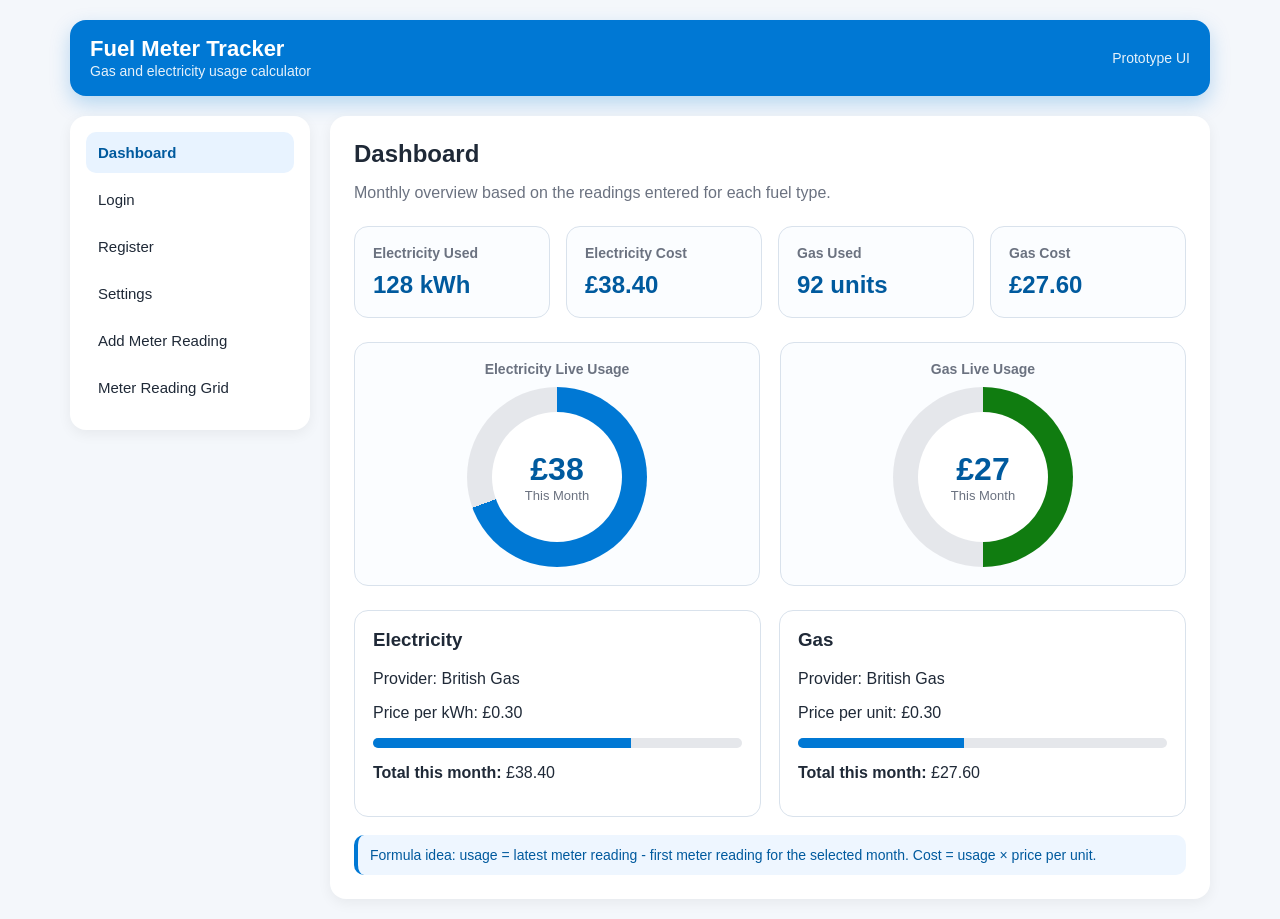
<file: Prototype/fuel_meter_app_prototype_v2.html>
<!DOCTYPE html>
<html lang="en">
<head>
  <meta charset="UTF-8" />
  <meta name="viewport" content="width=device-width, initial-scale=1.0" />
  <title>Fuel Meter Tracker Prototype</title>
  <style>
    :root {
      --primary: #0078d4;
      --primary-dark: #005a9e;
      --bg: #f4f7fb;
      --card: #ffffff;
      --text: #1f2937;
      --muted: #6b7280;
      --border: #d9e2ec;
      --success: #107c10;
      --warning: #ffb900;
      --danger: #d13438;
    }

    * {
      box-sizing: border-box;
    }

    body {
      margin: 0;
      font-family: Arial, Helvetica, sans-serif;
      background: var(--bg);
      color: var(--text);
    }

    .app-shell {
      max-width: 1180px;
      margin: 0 auto;
      padding: 20px;
    }

    .topbar {
      background: var(--primary);
      color: #fff;
      padding: 16px 20px;
      border-radius: 16px;
      display: flex;
      justify-content: space-between;
      align-items: center;
      margin-bottom: 20px;
      box-shadow: 0 8px 20px rgba(0, 120, 212, 0.25);
    }

    .topbar h1 {
      font-size: 22px;
      margin: 0;
    }

    .topbar span {
      font-size: 14px;
      opacity: 0.9;
    }

    .layout {
      display: grid;
      grid-template-columns: 240px 1fr;
      gap: 20px;
    }

    .sidebar {
      background: var(--card);
      border-radius: 16px;
      padding: 16px;
      box-shadow: 0 4px 14px rgba(0,0,0,0.06);
      height: fit-content;
    }

    .nav-button {
      width: 100%;
      border: none;
      background: transparent;
      color: var(--text);
      padding: 12px;
      text-align: left;
      border-radius: 10px;
      cursor: pointer;
      font-size: 15px;
      margin-bottom: 6px;
    }

    .nav-button:hover,
    .nav-button.active {
      background: #e8f3ff;
      color: var(--primary-dark);
      font-weight: bold;
    }

    .screen {
      display: none;
      background: var(--card);
      border-radius: 16px;
      padding: 24px;
      box-shadow: 0 4px 14px rgba(0,0,0,0.06);
    }

    .screen.active {
      display: block;
    }

    .screen h2 {
      margin-top: 0;
      margin-bottom: 6px;
      font-size: 24px;
    }

    .screen-subtitle {
      color: var(--muted);
      margin-bottom: 24px;
    }

    .form-grid {
      display: grid;
      grid-template-columns: repeat(2, minmax(0, 1fr));
      gap: 16px;
    }

    .form-group {
      display: flex;
      flex-direction: column;
      gap: 6px;
    }

    label {
      font-size: 14px;
      font-weight: bold;
    }

    input,
    select {
      border: 1px solid var(--border);
      border-radius: 10px;
      padding: 12px;
      font-size: 15px;
      width: 100%;
    }

    .button-row {
      display: flex;
      gap: 12px;
      margin-top: 22px;
      flex-wrap: wrap;
    }

    .btn {
      border: none;
      border-radius: 10px;
      padding: 12px 18px;
      font-size: 15px;
      cursor: pointer;
      font-weight: bold;
    }

    .btn-primary {
      background: var(--primary);
      color: #fff;
    }

    .btn-secondary {
      background: #e5e7eb;
      color: var(--text);
    }

    .summary-grid {
      display: grid;
      grid-template-columns: repeat(4, minmax(0, 1fr));
      gap: 16px;
      margin-bottom: 24px;
    }

    .summary-card {
      border: 1px solid var(--border);
      border-radius: 14px;
      padding: 18px;
      background: #fbfdff;
    }

    .summary-card h3 {
      margin: 0 0 10px 0;
      font-size: 14px;
      color: var(--muted);
    }

    .summary-card strong {
      font-size: 24px;
      color: var(--primary-dark);
    }

    .fuel-cards {
      display: grid;
      grid-template-columns: repeat(2, minmax(0, 1fr));
      gap: 18px;
    }

    .fuel-card {
      border: 1px solid var(--border);
      border-radius: 14px;
      padding: 18px;
    }

    .fuel-card h3 {
      margin-top: 0;
    }

    .progress-wrap {
      height: 10px;
      background: #e5e7eb;
      border-radius: 999px;
      overflow: hidden;
      margin: 12px 0;
    }

    .progress {
      height: 100%;
      background: var(--primary);
    }

    table {
      width: 100%;
      border-collapse: collapse;
      margin-top: 16px;
    }

    th,
    td {
      border-bottom: 1px solid var(--border);
      padding: 12px;
      text-align: left;
      font-size: 14px;
    }

    th {
      background: #f8fafc;
      color: var(--muted);
    }

    .badge {
      display: inline-block;
      padding: 4px 8px;
      border-radius: 999px;
      font-size: 12px;
      font-weight: bold;
    }

    .badge-electricity {
      background: #fff4ce;
      color: #8a6d00;
    }

    .badge-gas {
      background: #dff6dd;
      color: #107c10;
    }

    .auth-wrapper {
      max-width: 480px;
      margin: 0 auto;
    }

    .note {
      background: #eef6ff;
      border-left: 4px solid var(--primary);
      padding: 12px;
      border-radius: 10px;
      margin-top: 18px;
      color: var(--primary-dark);
      font-size: 14px;
    }

    @media (max-width: 850px) {
      .layout {
        grid-template-columns: 1fr;
      }

      .sidebar {
        display: grid;
        grid-template-columns: repeat(2, minmax(0, 1fr));
        gap: 8px;
      }

      .summary-grid,
      .fuel-cards,
      .form-grid {
        grid-template-columns: 1fr;
      }
    }
  </style>
</head>
<body>
  <div class="app-shell">
    <header class="topbar">
      <div>
        <h1>Fuel Meter Tracker</h1>
        <span>Gas and electricity usage calculator</span>
      </div>
      <span>Prototype UI</span>
    </header>

    <div class="layout">
      <aside class="sidebar">
        <button class="nav-button active" onclick="showScreen('dashboard', this)">Dashboard</button>
        <button class="nav-button" onclick="showScreen('login', this)">Login</button>
        <button class="nav-button" onclick="showScreen('register', this)">Register</button>
        <button class="nav-button" onclick="showScreen('settings', this)">Settings</button>
        <button class="nav-button" onclick="showScreen('reading', this)">Add Meter Reading</button>
        <button class="nav-button" onclick="showScreen('grid', this)">Meter Reading Grid</button>
      </aside>

      <main>
        <section id="dashboard" class="screen active">
          <h2>Dashboard</h2>
          <p class="screen-subtitle">Monthly overview based on the readings entered for each fuel type.</p>

          <div class="summary-grid">
            <div class="summary-card">
              <h3>Electricity Used</h3>
              <strong>128 kWh</strong>
            </div>
            <div class="summary-card">
              <h3>Electricity Cost</h3>
              <strong>£38.40</strong>
            </div>
            <div class="summary-card">
              <h3>Gas Used</h3>
              <strong>92 units</strong>
            </div>
            <div class="summary-card">
              <h3>Gas Cost</h3>
              <strong>£27.60</strong>
            </div>
          </div>

          <div style="display:grid;grid-template-columns:repeat(2,minmax(0,1fr));gap:20px;margin-bottom:24px;">
            <div class="summary-card" style="text-align:center;">
              <h3>Electricity Live Usage</h3>
              <div style="width:180px;height:180px;border-radius:50%;margin:0 auto;background:conic-gradient(var(--primary) 0deg 250deg,#e5e7eb 250deg 360deg);display:flex;align-items:center;justify-content:center;position:relative;">
                <div style="width:130px;height:130px;border-radius:50%;background:white;display:flex;flex-direction:column;align-items:center;justify-content:center;">
                  <strong style="font-size:32px;">£38</strong>
                  <span style="font-size:13px;color:var(--muted);">This Month</span>
                </div>
              </div>
            </div>

            <div class="summary-card" style="text-align:center;">
              <h3>Gas Live Usage</h3>
              <div style="width:180px;height:180px;border-radius:50%;margin:0 auto;background:conic-gradient(#107c10 0deg 180deg,#e5e7eb 180deg 360deg);display:flex;align-items:center;justify-content:center;position:relative;">
                <div style="width:130px;height:130px;border-radius:50%;background:white;display:flex;flex-direction:column;align-items:center;justify-content:center;">
                  <strong style="font-size:32px;">£27</strong>
                  <span style="font-size:13px;color:var(--muted);">This Month</span>
                </div>
              </div>
            </div>
          </div>

          <div class="fuel-cards">
            <div class="fuel-card">
              <h3>Electricity</h3>
              <p>Provider: British Gas</p>
              <p>Price per kWh: £0.30</p>
              <div class="progress-wrap"><div class="progress" style="width: 70%"></div></div>
              <p><strong>Total this month:</strong> £38.40</p>
            </div>

            <div class="fuel-card">
              <h3>Gas</h3>
              <p>Provider: British Gas</p>
              <p>Price per unit: £0.30</p>
              <div class="progress-wrap"><div class="progress" style="width: 45%"></div></div>
              <p><strong>Total this month:</strong> £27.60</p>
            </div>
          </div>

          <div class="note">
            Formula idea: usage = latest meter reading - first meter reading for the selected month. Cost = usage × price per unit.
          </div>
        </section>

        <section id="login" class="screen">
          <div class="auth-wrapper">
            <h2>Login</h2>
            <p class="screen-subtitle">User signs in to manage their readings and provider settings.</p>

            <div class="form-group">
              <label>Email address</label>
              <input type="email" placeholder="deepak@example.com" />
            </div>
            <br />
            <div class="form-group">
              <label>Password</label>
              <input type="password" placeholder="Enter password" />
            </div>

            <div class="button-row">
              <button class="btn btn-primary">Login</button>
              <button class="btn btn-secondary">Forgot Password</button>
            </div>
          </div>
        </section>

        <section id="register" class="screen">
          <div class="auth-wrapper">
            <h2>Register</h2>
            <p class="screen-subtitle">Create an account for storing daily fuel readings.</p>

            <div class="form-group">
              <label>Full name</label>
              <input type="text" placeholder="Deepak Gedia" />
            </div>
            <br />
            <div class="form-group">
              <label>Email address</label>
              <input type="email" placeholder="deepak@example.com" />
            </div>
            <br />
            <div class="form-group">
              <label>Password</label>
              <input type="password" placeholder="Create password" />
            </div>
            <br />
            <div class="form-group">
              <label>Confirm password</label>
              <input type="password" placeholder="Confirm password" />
            </div>

            <div class="button-row">
              <button class="btn btn-primary">Register</button>
            </div>
          </div>
        </section>

        <section id="settings" class="screen">
          <h2>Settings</h2>
          <p class="screen-subtitle">Configure provider, price, and monthly calculation period for each fuel type.</p>

          <div class="form-grid">
            <div class="form-group">
              <label>Provider name</label>
              <input type="text" placeholder="British Gas" />
            </div>

            <div class="form-group">
              <label>Billing month</label>
              <input type="month" />
            </div>

            <div class="form-group">
              <label>Start date</label>
              <input type="date" />
            </div>

            <div class="form-group">
              <label>End date</label>
              <input type="date" />
            </div>

            <div class="form-group">
              <label>Electricity price per kWh</label>
              <input type="number" step="0.01" placeholder="0.30" />
            </div>

            <div class="form-group">
              <label>Gas price per unit</label>
              <input type="number" step="0.01" placeholder="0.30" />
            </div>

            <div class="form-group">
              <label>Standing charge electricity</label>
              <input type="number" step="0.01" placeholder="0.50 per day" />
            </div>

            <div class="form-group">
              <label>Standing charge gas</label>
              <input type="number" step="0.01" placeholder="0.30 per day" />
            </div>
          </div>

          <div class="button-row">
            <button class="btn btn-primary">Save Settings</button>
            <button class="btn btn-secondary">Reset</button>
          </div>
        </section>

        <section id="reading" class="screen">
          <h2>Add Meter Reading</h2>
          <p class="screen-subtitle">Add one reading per fuel type per day.</p>

          <div class="form-grid">
            <div class="form-group">
              <label>Fuel type</label>
              <select>
                <option>Electricity</option>
                <option>Gas</option>
              </select>
            </div>

            <div class="form-group">
              <label>Reading date</label>
              <input type="date" />
            </div>

            <div class="form-group">
              <label>Meter reading</label>
              <input type="number" step="0.01" placeholder="51220" />
            </div>

            <div class="form-group">
              <label>Notes</label>
              <input type="text" placeholder="Optional note" />
            </div>
          </div>

          <div class="button-row">
            <button class="btn btn-primary">Add Reading</button>
            <button class="btn btn-secondary">Clear</button>
          </div>

          <div class="note">
            Example: Electricity reading on 08 May = 51192 and 12 May = 51220. Usage = 28 units.
          </div>
        </section>

        <section id="grid" class="screen">
          <h2>Meter Reading Grid</h2>
          <p class="screen-subtitle">View daily readings and calculated usage by fuel type.</p>

          <div class="form-grid">
            <div class="form-group">
              <label>Filter by fuel</label>
              <select>
                <option>All</option>
                <option>Electricity</option>
                <option>Gas</option>
              </select>
            </div>

            <div class="form-group">
              <label>Filter month</label>
              <input type="month" />
            </div>
          </div>

          <table>
            <thead>
              <tr>
                <th>Date</th>
                <th>Fuel</th>
                <th>Previous Reading</th>
                <th>Current Reading</th>
                <th>Usage</th>
                <th>Rate</th>
                <th>Estimated Cost</th>
              </tr>
            </thead>
            <tbody>
              <tr>
                <td>08 May 2026</td>
                <td><span class="badge badge-electricity">Electricity</span></td>
                <td>51192</td>
                <td>51220</td>
                <td>28 kWh</td>
                <td>£0.30</td>
                <td>£8.40</td>
              </tr>
              <tr>
                <td>09 May 2026</td>
                <td><span class="badge badge-gas">Gas</span></td>
                <td>3435</td>
                <td>3442</td>
                <td>7 units</td>
                <td>£0.30</td>
                <td>£2.10</td>
              </tr>
              <tr>
                <td>10 May 2026</td>
                <td><span class="badge badge-electricity">Electricity</span></td>
                <td>51220</td>
                <td>51231</td>
                <td>11 kWh</td>
                <td>£0.30</td>
                <td>£3.30</td>
              </tr>
            </tbody>
          </table>
        </section>
      </main>
    </div>
  </div>

  <script>
    function showScreen(screenId, button) {
      document.querySelectorAll('.screen').forEach(function(screen) {
        screen.classList.remove('active');
      });

      document.querySelectorAll('.nav-button').forEach(function(navButton) {
        navButton.classList.remove('active');
      });

      document.getElementById(screenId).classList.add('active');
      button.classList.add('active');
    }
  </script>
</body>
</html>
</file>
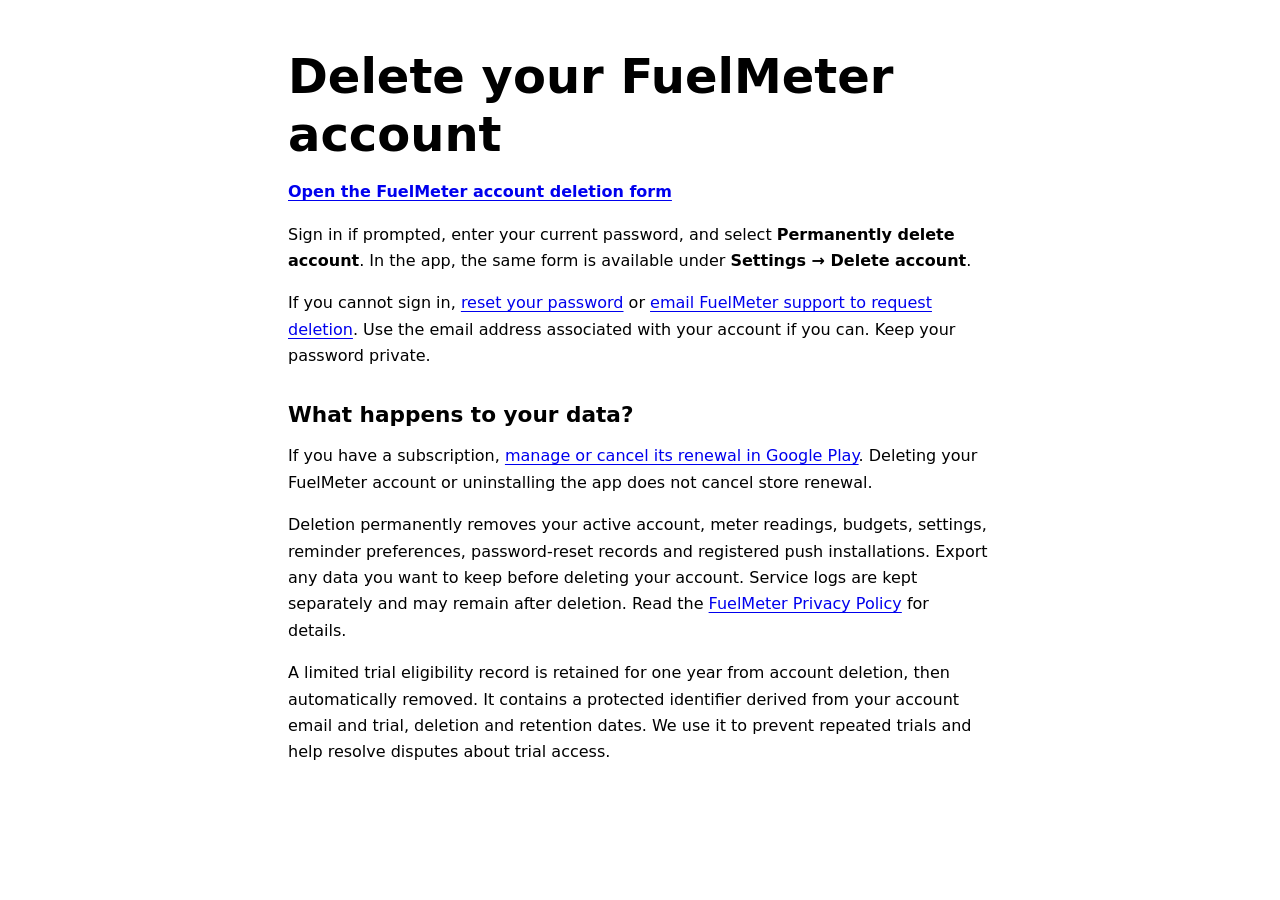
<file: FuelMeter.Components/wwwroot/account-deletion.html>
<!doctype html>
<html lang="en">
<head>
    <meta charset="utf-8">
    <meta name="viewport" content="width=device-width, initial-scale=1">
    <title>Delete Your Account | FuelMeter</title>
    <style>
        :root { color-scheme: light dark; }
        body { margin: 0; font: 1rem/1.65 system-ui, sans-serif; }
        main { max-width: 44rem; margin: auto; padding: 3rem clamp(1.25rem, 5vw, 3rem); }
        h1, h2 { line-height: 1.2; }
        h1 { margin: 0 0 1rem; font-size: clamp(2rem, 6vw, 3rem); }
        h2 { margin: 2rem 0 .75rem; font-size: 1.35rem; }
        a { text-underline-offset: .18em; }
    </style>
</head>
<body>
    <main>
        <h1>Delete your FuelMeter account</h1>
        <p><strong><a href="/delete-account">Open the FuelMeter account deletion form</a></strong></p>
        <p>Sign in if prompted, enter your current password, and select <strong>Permanently delete account</strong>. In the app, the same form is available under <strong>Settings → Delete account</strong>.</p>
        <p>If you cannot sign in, <a href="/forgot-password">reset your password</a> or <a href="mailto:support@shrijiitservices.com?subject=FuelMeter%20account%20deletion">email FuelMeter support to request deletion</a>. Use the email address associated with your account if you can. Keep your password private.</p>
        <h2>What happens to your data?</h2>
        <p>If you have a subscription, <a href="https://play.google.com/store/account/subscriptions">manage or cancel its renewal in Google Play</a>. Deleting your FuelMeter account or uninstalling the app does not cancel store renewal.</p>
        <p>Deletion permanently removes your active account, meter readings, budgets, settings, reminder preferences, password-reset records and registered push installations. Export any data you want to keep before deleting your account. Service logs are kept separately and may remain after deletion. Read the <a href="privacy-policy.html">FuelMeter Privacy Policy</a> for details.</p>
        <p>A limited trial eligibility record is retained for one year from account deletion, then automatically removed. It contains a protected identifier derived from your account email and trial, deletion and retention dates. We use it to prevent repeated trials and help resolve disputes about trial access.</p>
    </main>
</body>
</html>
</file>
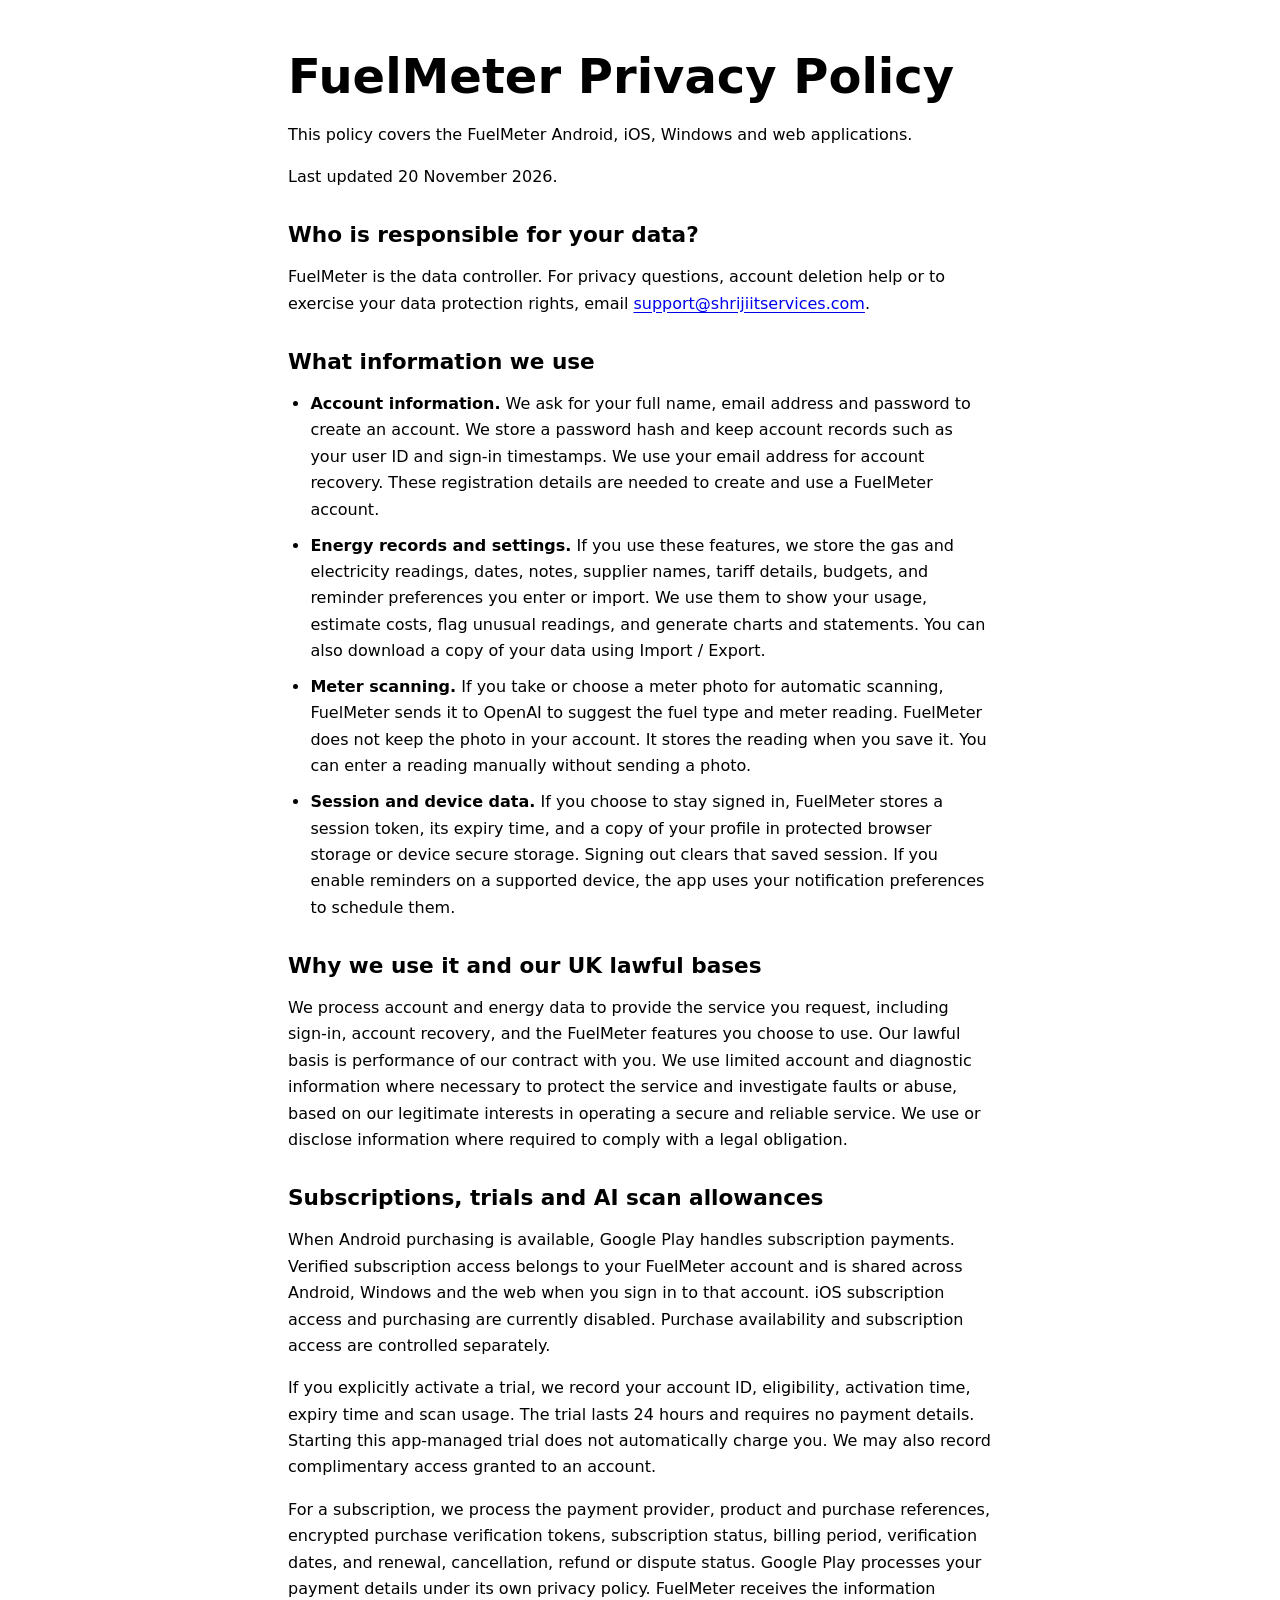
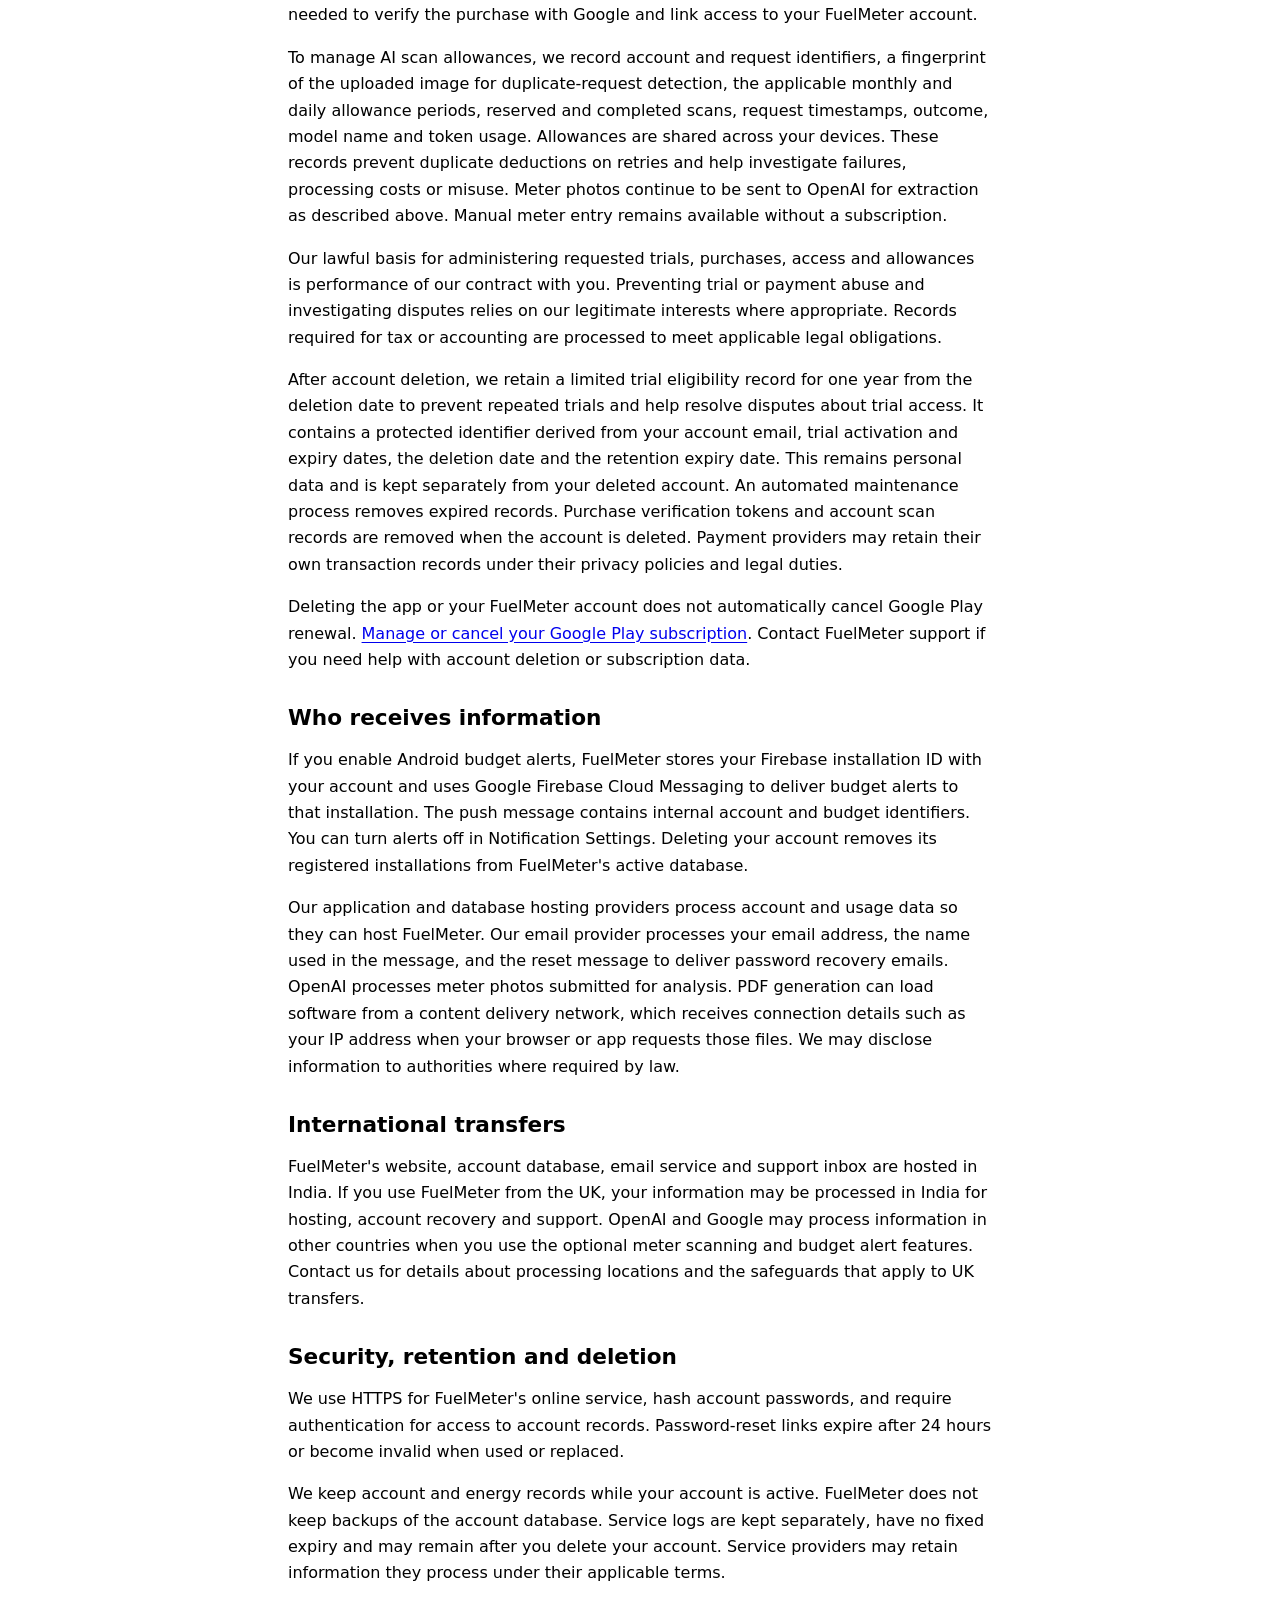
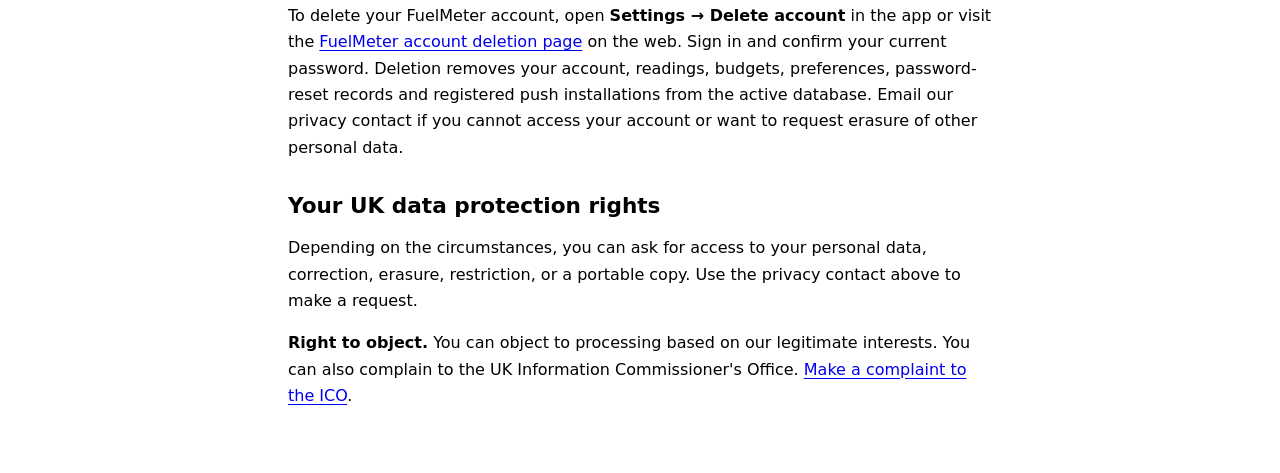
<file: FuelMeter.Components/wwwroot/privacy-policy.html>
<!doctype html>
<html lang="en">
<head>
    <meta charset="utf-8">
    <meta name="viewport" content="width=device-width, initial-scale=1">
    <title>Privacy Policy | FuelMeter</title>
    <style>
        :root { color-scheme: light dark; }
        body { margin: 0; font: 1rem/1.65 system-ui, sans-serif; }
        main { max-width: 44rem; margin: auto; padding: 3rem clamp(1.25rem, 5vw, 3rem); }
        h1, h2 { line-height: 1.2; }
        h1 { margin: 0 0 1rem; font-size: clamp(2rem, 6vw, 3rem); }
        h2 { margin: 2rem 0 .75rem; font-size: 1.35rem; }
        ul { padding-inline-start: 1.4rem; }
        li + li { margin-top: .6rem; }
        a { text-underline-offset: .18em; }
    </style>
</head>
<body>
    <main>
        <h1>FuelMeter Privacy Policy</h1>
        <p>This policy covers the FuelMeter Android, iOS, Windows and web applications.</p>
        <p>Last updated 20 November 2026.</p>

        <h2>Who is responsible for your data?</h2>
        <p>FuelMeter is the data controller. For privacy questions, account deletion help or to exercise your data protection rights, email <a href="mailto:support@shrijiitservices.com">support@shrijiitservices.com</a>.</p>

        <h2>What information we use</h2>
        <ul>
            <li><strong>Account information.</strong> We ask for your full name, email address and password to create an account. We store a password hash and keep account records such as your user ID and sign-in timestamps. We use your email address for account recovery. These registration details are needed to create and use a FuelMeter account.</li>
            <li><strong>Energy records and settings.</strong> If you use these features, we store the gas and electricity readings, dates, notes, supplier names, tariff details, budgets, and reminder preferences you enter or import. We use them to show your usage, estimate costs, flag unusual readings, and generate charts and statements. You can also download a copy of your data using Import / Export.</li>
            <li><strong>Meter scanning.</strong> If you take or choose a meter photo for automatic scanning, FuelMeter sends it to OpenAI to suggest the fuel type and meter reading. FuelMeter does not keep the photo in your account. It stores the reading when you save it. You can enter a reading manually without sending a photo.</li>
            <li><strong>Session and device data.</strong> If you choose to stay signed in, FuelMeter stores a session token, its expiry time, and a copy of your profile in protected browser storage or device secure storage. Signing out clears that saved session. If you enable reminders on a supported device, the app uses your notification preferences to schedule them.</li>
        </ul>

        <h2>Why we use it and our UK lawful bases</h2>
        <p>We process account and energy data to provide the service you request, including sign-in, account recovery, and the FuelMeter features you choose to use. Our lawful basis is performance of our contract with you. We use limited account and diagnostic information where necessary to protect the service and investigate faults or abuse, based on our legitimate interests in operating a secure and reliable service. We use or disclose information where required to comply with a legal obligation.</p>

        <h2>Subscriptions, trials and AI scan allowances</h2>
        <p>When Android purchasing is available, Google Play handles subscription payments. Verified subscription access belongs to your FuelMeter account and is shared across Android, Windows and the web when you sign in to that account. iOS subscription access and purchasing are currently disabled. Purchase availability and subscription access are controlled separately.</p>
        <p>If you explicitly activate a trial, we record your account ID, eligibility, activation time, expiry time and scan usage. The trial lasts 24 hours and requires no payment details. Starting this app-managed trial does not automatically charge you. We may also record complimentary access granted to an account.</p>
        <p>For a subscription, we process the payment provider, product and purchase references, encrypted purchase verification tokens, subscription status, billing period, verification dates, and renewal, cancellation, refund or dispute status. Google Play processes your payment details under its own privacy policy. FuelMeter receives the information needed to verify the purchase with Google and link access to your FuelMeter account.</p>
        <p>To manage AI scan allowances, we record account and request identifiers, a fingerprint of the uploaded image for duplicate-request detection, the applicable monthly and daily allowance periods, reserved and completed scans, request timestamps, outcome, model name and token usage. Allowances are shared across your devices. These records prevent duplicate deductions on retries and help investigate failures, processing costs or misuse. Meter photos continue to be sent to OpenAI for extraction as described above. Manual meter entry remains available without a subscription.</p>
        <p>Our lawful basis for administering requested trials, purchases, access and allowances is performance of our contract with you. Preventing trial or payment abuse and investigating disputes relies on our legitimate interests where appropriate. Records required for tax or accounting are processed to meet applicable legal obligations.</p>
        <p>After account deletion, we retain a limited trial eligibility record for one year from the deletion date to prevent repeated trials and help resolve disputes about trial access. It contains a protected identifier derived from your account email, trial activation and expiry dates, the deletion date and the retention expiry date. This remains personal data and is kept separately from your deleted account. An automated maintenance process removes expired records. Purchase verification tokens and account scan records are removed when the account is deleted. Payment providers may retain their own transaction records under their privacy policies and legal duties.</p>
        <p>Deleting the app or your FuelMeter account does not automatically cancel Google Play renewal. <a href="https://play.google.com/store/account/subscriptions">Manage or cancel your Google Play subscription</a>. Contact FuelMeter support if you need help with account deletion or subscription data.</p>

        <h2>Who receives information</h2>
        <p>If you enable Android budget alerts, FuelMeter stores your Firebase installation ID with your account and uses Google Firebase Cloud Messaging to deliver budget alerts to that installation. The push message contains internal account and budget identifiers. You can turn alerts off in Notification Settings. Deleting your account removes its registered installations from FuelMeter's active database.</p>
        <p>Our application and database hosting providers process account and usage data so they can host FuelMeter. Our email provider processes your email address, the name used in the message, and the reset message to deliver password recovery emails. OpenAI processes meter photos submitted for analysis. PDF generation can load software from a content delivery network, which receives connection details such as your IP address when your browser or app requests those files. We may disclose information to authorities where required by law.</p>
        <h2>International transfers</h2>
        <p>FuelMeter's website, account database, email service and support inbox are hosted in India. If you use FuelMeter from the UK, your information may be processed in India for hosting, account recovery and support. OpenAI and Google may process information in other countries when you use the optional meter scanning and budget alert features. Contact us for details about processing locations and the safeguards that apply to UK transfers.</p>

        <h2>Security, retention and deletion</h2>
        <p>We use HTTPS for FuelMeter's online service, hash account passwords, and require authentication for access to account records. Password-reset links expire after 24 hours or become invalid when used or replaced.</p>
        <p>We keep account and energy records while your account is active. FuelMeter does not keep backups of the account database. Service logs are kept separately, have no fixed expiry and may remain after you delete your account. Service providers may retain information they process under their applicable terms.</p>
        <p>To delete your FuelMeter account, open <strong>Settings → Delete account</strong> in the app or visit the <a href="https://fuelmeter.shrijiitservices.com/_content/FuelMeter.Components/account-deletion.html">FuelMeter account deletion page</a> on the web. Sign in and confirm your current password. Deletion removes your account, readings, budgets, preferences, password-reset records and registered push installations from the active database. Email our privacy contact if you cannot access your account or want to request erasure of other personal data.</p>

        <h2>Your UK data protection rights</h2>
        <p>Depending on the circumstances, you can ask for access to your personal data, correction, erasure, restriction, or a portable copy. Use the privacy contact above to make a request.</p>
        <p><strong>Right to object.</strong> You can object to processing based on our legitimate interests. You can also complain to the UK Information Commissioner's Office. <a href="https://ico.org.uk/make-a-complaint/">Make a complaint to the ICO</a>.</p>
    </main>
</body>
</html>
</file>
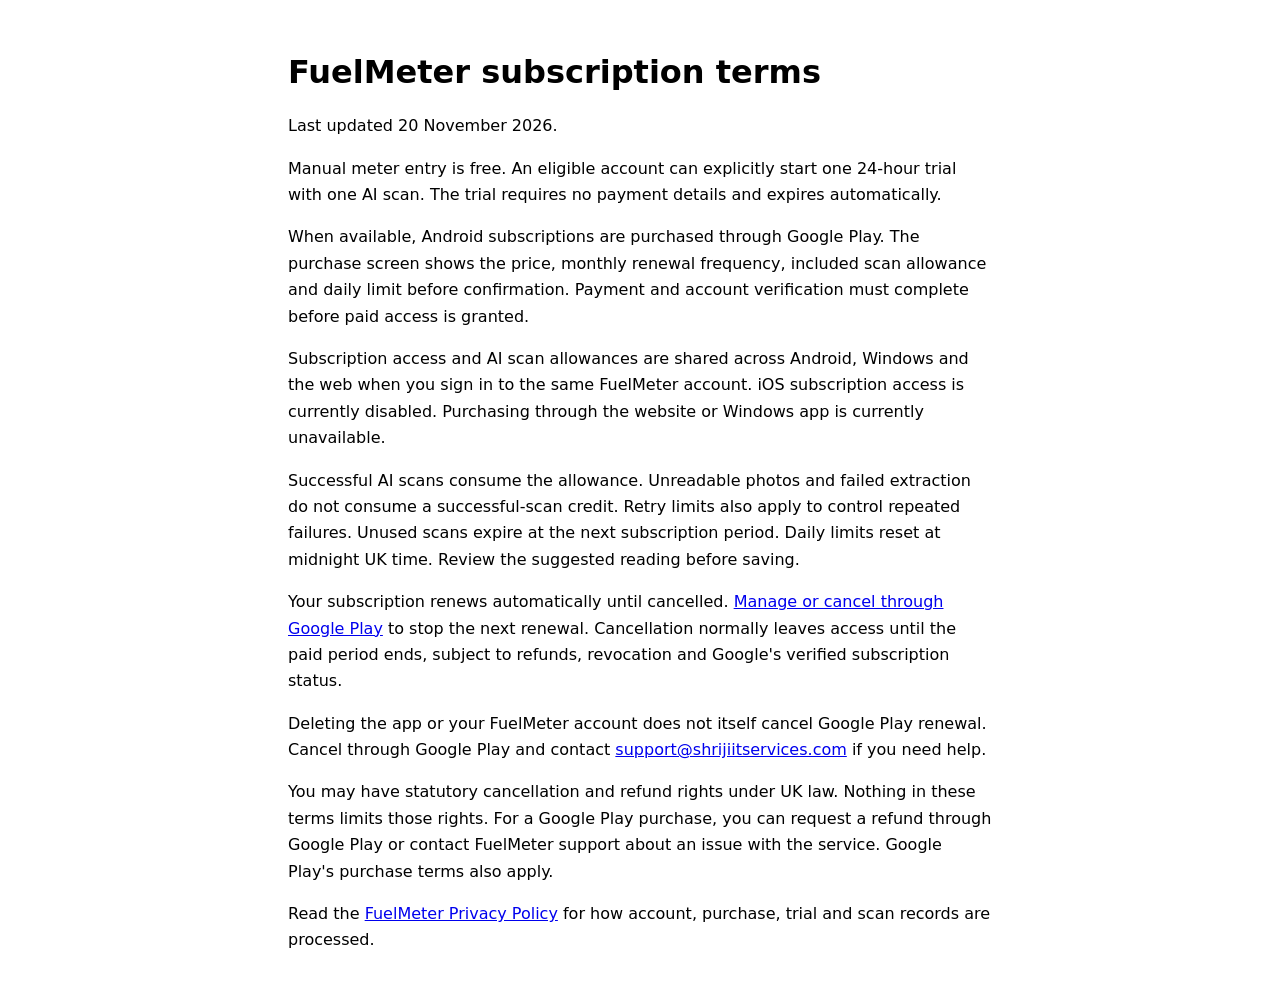
<file: FuelMeter.Components/wwwroot/subscription-terms.html>
<!doctype html>
<html lang="en">
<head>
    <meta charset="utf-8">
    <meta name="viewport" content="width=device-width, initial-scale=1">
    <title>Subscription Terms | FuelMeter</title>
    <style>
        body { margin: 0; font: 1rem/1.65 system-ui, sans-serif; }
        main { max-width: 44rem; margin: auto; padding: 2rem 1.25rem; }
        h1, h2 { line-height: 1.2; }
    </style>
</head>
<body>
<main>
    <h1>FuelMeter subscription terms</h1>
    <p>Last updated 20 November 2026.</p>
    <p>Manual meter entry is free. An eligible account can explicitly start one 24-hour trial with one AI scan. The trial requires no payment details and expires automatically.</p>
    <p>When available, Android subscriptions are purchased through Google Play. The purchase screen shows the price, monthly renewal frequency, included scan allowance and daily limit before confirmation. Payment and account verification must complete before paid access is granted.</p>
    <p>Subscription access and AI scan allowances are shared across Android, Windows and the web when you sign in to the same FuelMeter account. iOS subscription access is currently disabled. Purchasing through the website or Windows app is currently unavailable.</p>
    <p>Successful AI scans consume the allowance. Unreadable photos and failed extraction do not consume a successful-scan credit. Retry limits also apply to control repeated failures. Unused scans expire at the next subscription period. Daily limits reset at midnight UK time. Review the suggested reading before saving.</p>
    <p>Your subscription renews automatically until cancelled. <a href="https://play.google.com/store/account/subscriptions">Manage or cancel through Google Play</a> to stop the next renewal. Cancellation normally leaves access until the paid period ends, subject to refunds, revocation and Google's verified subscription status.</p>
    <p>Deleting the app or your FuelMeter account does not itself cancel Google Play renewal. Cancel through Google Play and contact <a href="mailto:support@shrijiitservices.com">support@shrijiitservices.com</a> if you need help.</p>
    <p>You may have statutory cancellation and refund rights under UK law. Nothing in these terms limits those rights. For a Google Play purchase, you can request a refund through Google Play or contact FuelMeter support about an issue with the service. Google Play's purchase terms also apply.</p>
    <p>Read the <a href="privacy-policy.html">FuelMeter Privacy Policy</a> for how account, purchase, trial and scan records are processed.</p>
</main>
</body>
</html>
</file>
